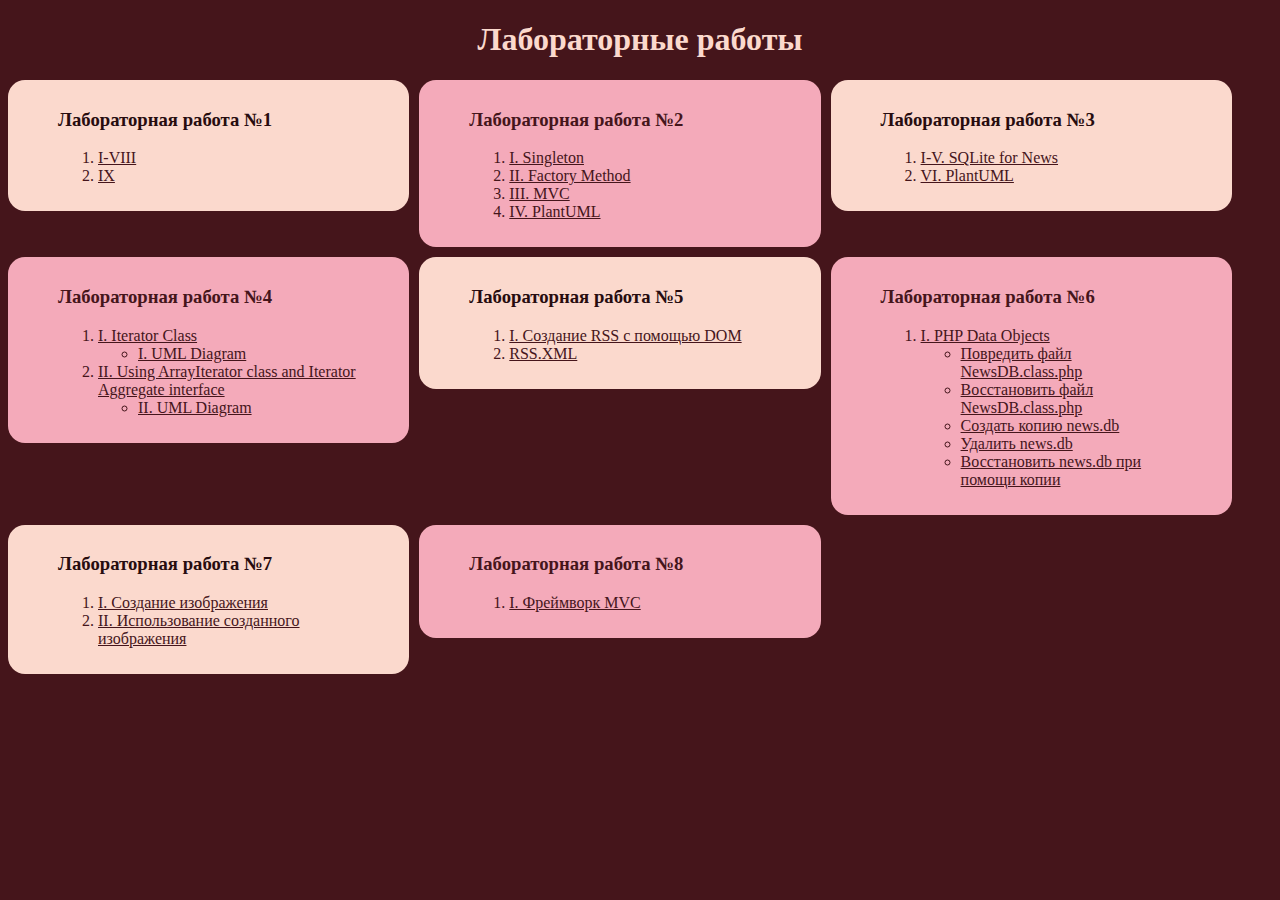
<file: index.html>
<!DOCTYPE html>
<html lang="en">
<head>
    <meta charset="UTF-8">
    <meta name="viewport" content="width=device-width, initial-scale=1.0">
    <title>Web Programming</title>
    <link rel="stylesheet" href="style.css">
</head>
<body>
    <h1>Лабораторные работы</h1>
    <div class = 'Labs'>
        <div id = 'Lab1'>
            <h3>Лабораторная работа №1</h3>
            <ol>
                <li><a href = 'lab1\users.php'>I-VIII</a></li>
                <li><a href = 'lab1\uml.html'>IX</a></li>
            </ol>
        </div>
        <div id = 'Lab2'>
            <h3>Лабораторная работа №2</h3>
            <ol>
                <li><a href = 'lab2\settings_use.php'>I. Singleton</a></li>
                <li><a href = 'lab2\factory_use.php'>II. Factory Method</a></li>
                <li><a href = 'lab2\mvc_use.php'>III. MVC</a></li>
                <li><a href = 'lab2\plantuml.html'>IV. PlantUML</a></li>

            </ol>
        </div>

        <div id = 'Lab1'>
            <h3>Лабораторная работа №3</h3>
            <ol>
                <li><a href = 'lab3\news\news.php'>I-V. SQLite for News</a></li>
                <li><a href = 'lab3\news\plantuml.html'>VI. PlantUML</a></li>
            </ol>

        </div>
        <div id = 'Lab2'>
            <h3>Лабораторная работа №4</h3>
            <ol>
                <li><a href = 'lab4\NumberSquared.php'>I. Iterator Class</a></li>
                <ul>
                    <li><a href = 'lab4\uml1.html'>I. UML Diagram</a></li>
                </ul>
                <li><a href = 'lab4\news\news.php'>II. Using ArrayIterator class and Iterator Aggregate interface</a></li>
                <ul>
                    <li><a href = 'lab4\uml2.html'>II. UML Diagram</a></li>
                </ul>
            </ol>
        </div>
        <div id = 'Lab1'>
            <h3>Лабораторная работа №5</h3>
            <ol>
                <li><a href = 'lab5\news\news.php'>I. Создание RSS с помощью DOM</a></li>
                <li><a href = 'lab5\news\rss.xml'>RSS.XML</a></li>
                
            </ol>
        </div>
        <div id = 'Lab2'>
            <h3>Лабораторная работа №6</h3>
            <ol>
                <li><a href = 'lab6\news\news.php'>I. PHP Data Objects</a></li>
                <ul>
                    <li><a href = 'lab6\news\tobroke.php'>Повредить файл NewsDB.class.php</a></li>
                    <li><a href = 'lab6\news\tofix.php'>Восстановить файл NewsDB.class.php</a></li>
                    <li><a href = 'lab6\news\tobackup.php'>Создать копию news.db</a></li>
                    <li><a href = 'lab6\news\todelete.php'>Удалить news.db</a></li>
                    <li><a href = 'lab6\news\torestore.php'>Восстановить news.db при помощи копии</a></li>
                </ul>
            </ol>
        </div>
        <div id = 'Lab1'>
            <h3>Лабораторная работа №7</h3>
            <ol>
                <li><a href = 'lab7\noise-picture.php'>I. Создание изображения</a></li>
                <li><a href = 'lab7\registration.php'>II. Использование созданного изображения</a></li>
            </ol>
        </div>
        <div id = 'Lab2'>
            <h3>Лабораторная работа №8</h3>
            <ol>
                <li><a href = 'lab8\index.php'>I. Фреймворк MVC</a></li>
            </ol>
        </div>
    </div>
</body>
</html>
</file>
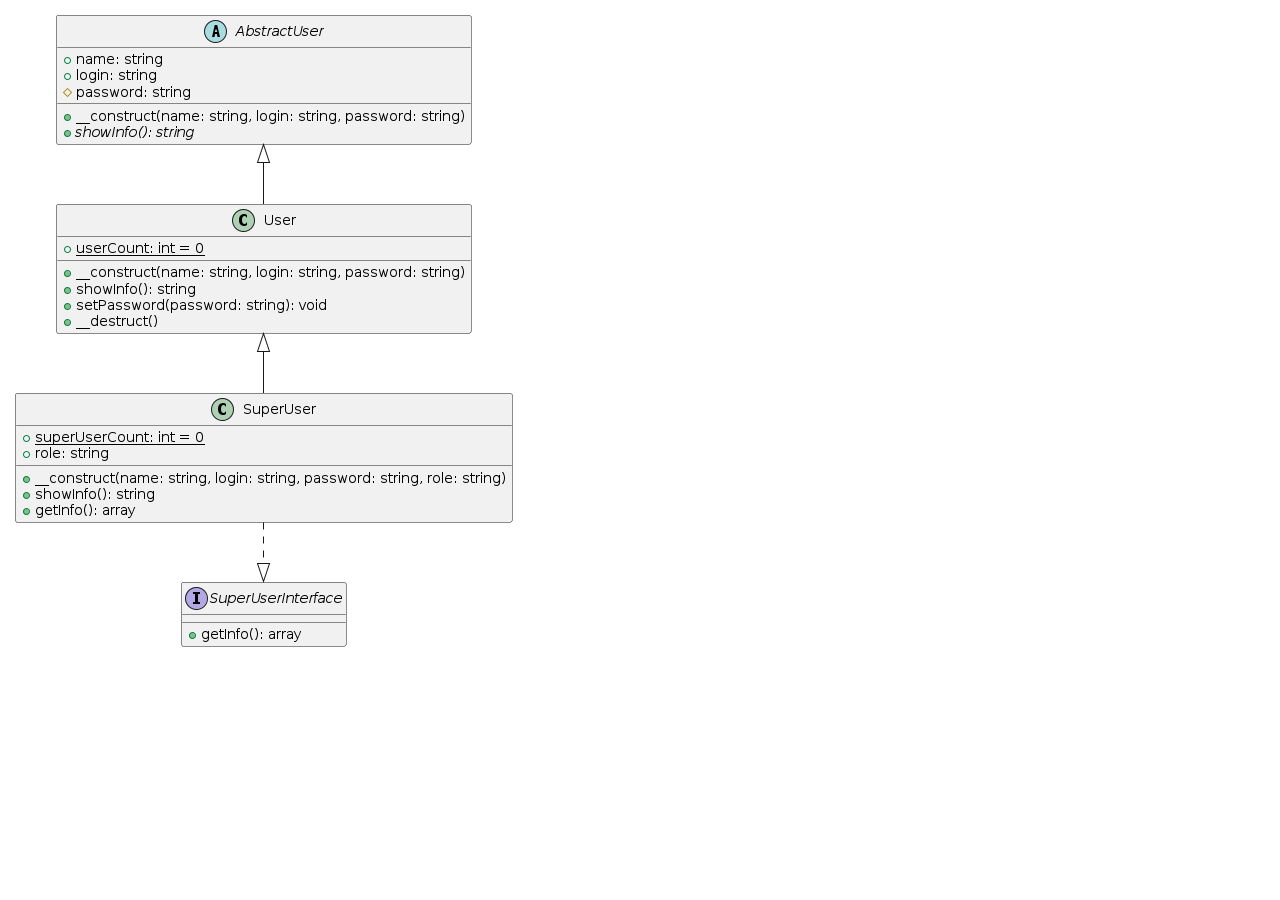
<file: lab1/uml.html>
<!DOCTYPE html>
<html lang="en">
<head>
    <meta charset="UTF-8">
    <meta name="viewport" content="width=device-width, initial-scale=1.0">
    <title>Lab IX</title>
</head>
<body>
    <img src="uml_diagram.png" alt="The diagram">
</body>
</html>
</file>
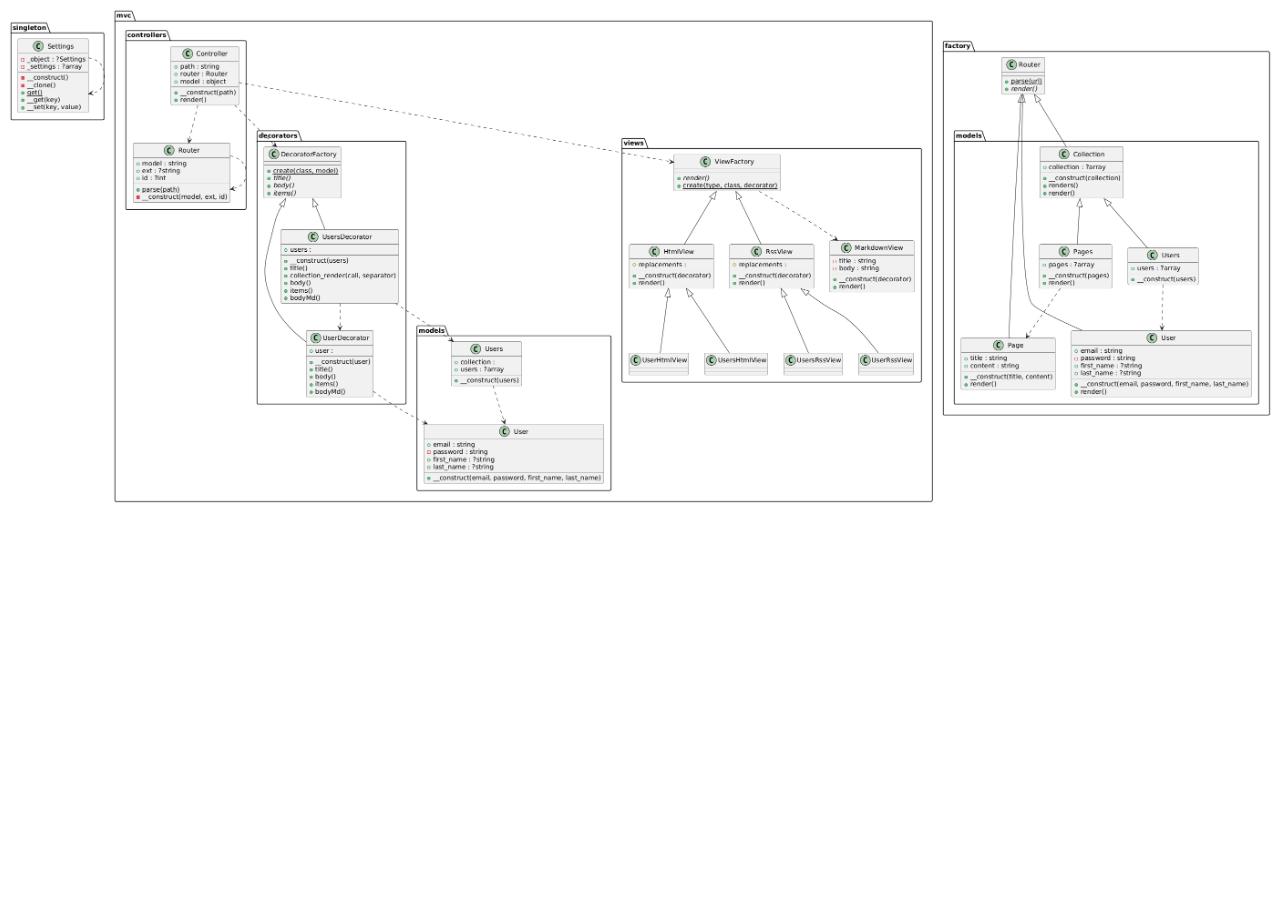
<file: lab2/plantuml.html>
<!DOCTYPE html>
<html lang="en">
<head>
    <meta charset="UTF-8">
    <meta name="viewport" content="width=device-width, initial-scale=1.0">
    <title>Document</title>
</head>
<body>
    <img src="plantUML.png" alt="plantuml diagramm" width="100%">
</body>
</html>
</file>
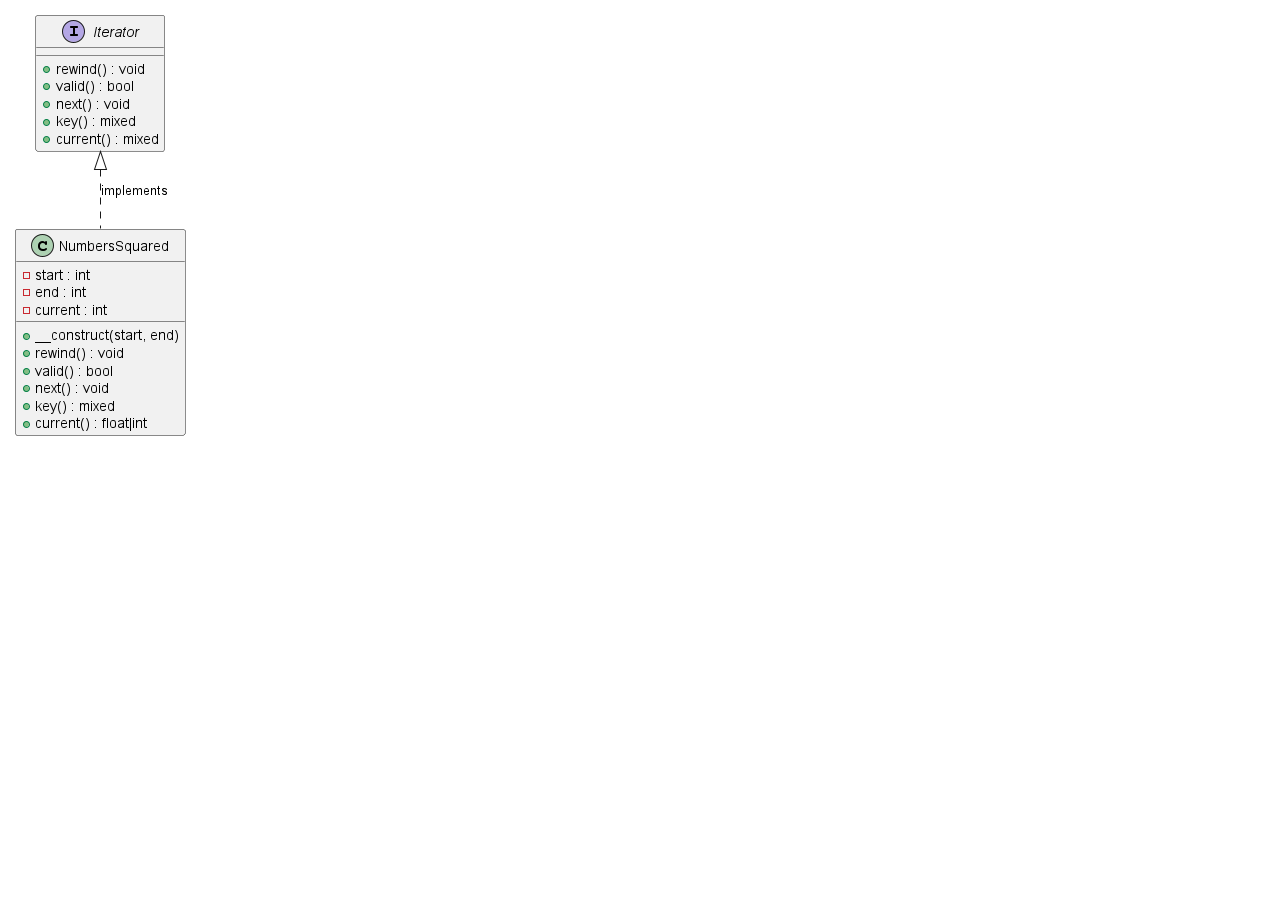
<file: lab4/uml1.html>
<!DOCTYPE html>
<html lang="en">
<head>
    <meta charset="UTF-8">
    <meta name="viewport" content="width=device-width, initial-scale=1.0">
    <title>Document</title>
</head>
<body>
        <img src="uml1.png" alt="UML-диаграмма классов">

</body>
</html>
</file>
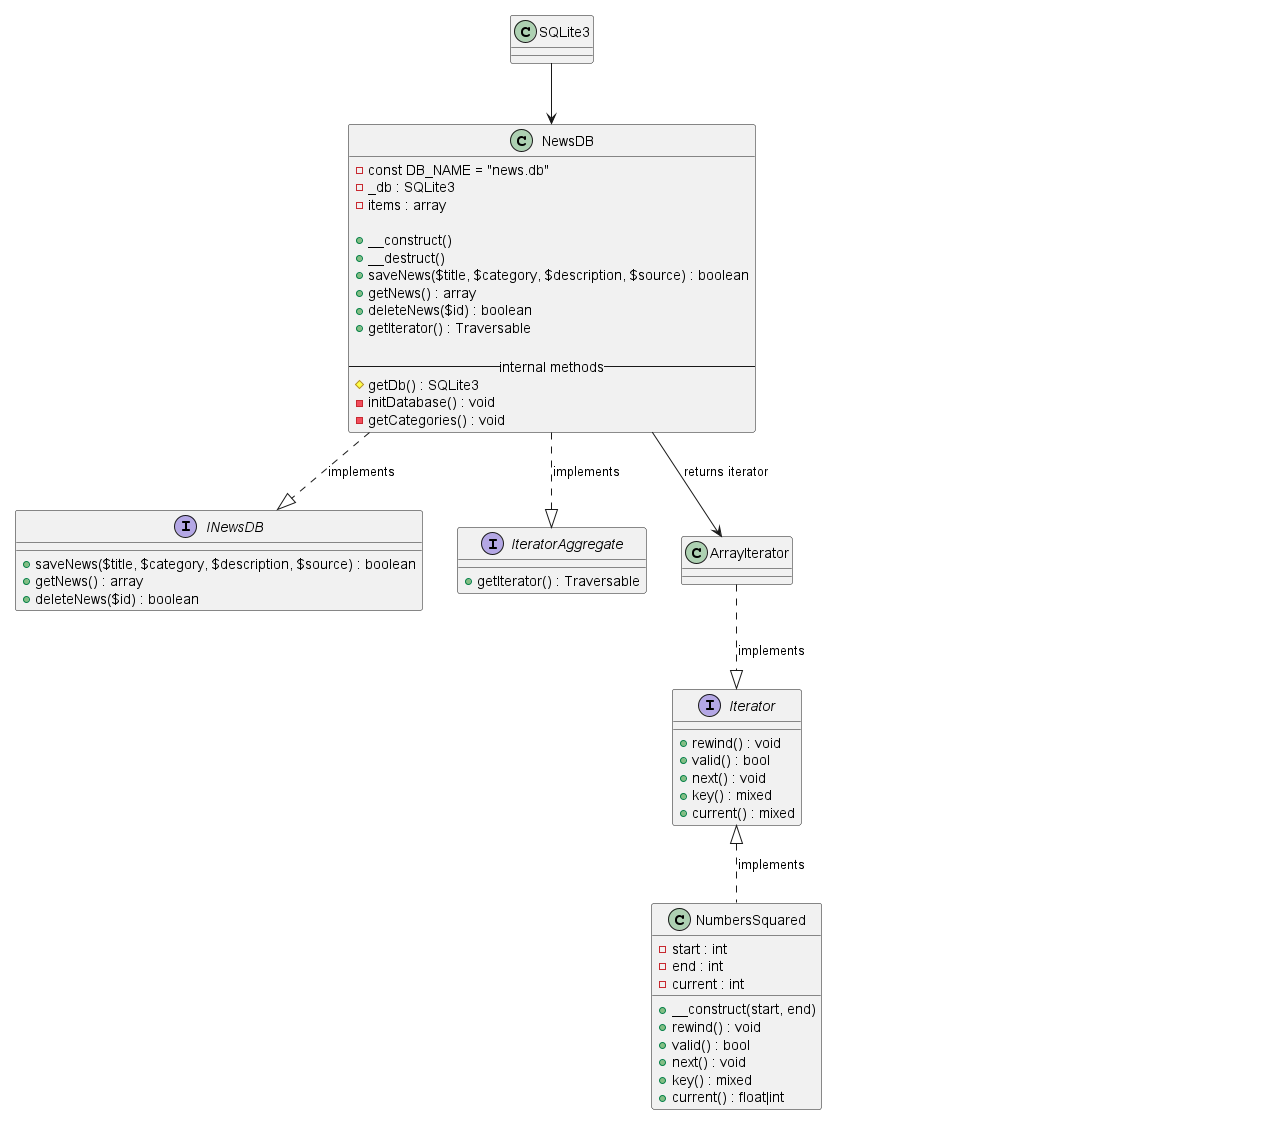
<file: lab4/uml2.html>
<!DOCTYPE html>
<html lang="en">
<head>
    <meta charset="UTF-8">
    <meta name="viewport" content="width=device-width, initial-scale=1.0">
    <title>Document</title>
</head>
<body>
        <img src="uml2.png" alt="UML-диаграмма классов">

</body>
</html>
</file>
<file: style.css>
body{
    background-color: #45151b;
}

h1{
    color:#fbd9cd;
    display:flex;
    justify-content: center;
}
.Labs{
    display: flex;
    flex-wrap: wrap;
    gap: 10px;
    justify-content: left;
}
#Lab1 {
    background-color: #fbd9cd;
    padding: 10px 50px;

        width: calc(33.33% - 20px);
    box-sizing: border-box;   
    height: fit-content;
    border-radius: 17px;
}

#Lab1  h3, ol, a{
    color: #270c0f;
}
#Lab2 {
    background-color: #f4aaba;
    padding: 10px 50px;

        width: calc(33.33% - 20px);
    box-sizing: border-box;   
    height: fit-content;
    border-radius: 17px;
}

#Lab2 h3, ol, a{
    color: #45151b;
}

#Lab3 {
    background-color: #f8c3c4;
    padding: 10px 50px;

        width: calc(33.33% - 20px);
    box-sizing: border-box;   
    height: fit-content;
    border-radius: 17px;
}

#Lab4 {
    background-color: #f6b7bf;
    padding: 10px 50px;

    width: calc(33.33% - 20px);
    box-sizing: border-box;   
    height: fit-content;
    border-radius: 17px;
}
</file>
